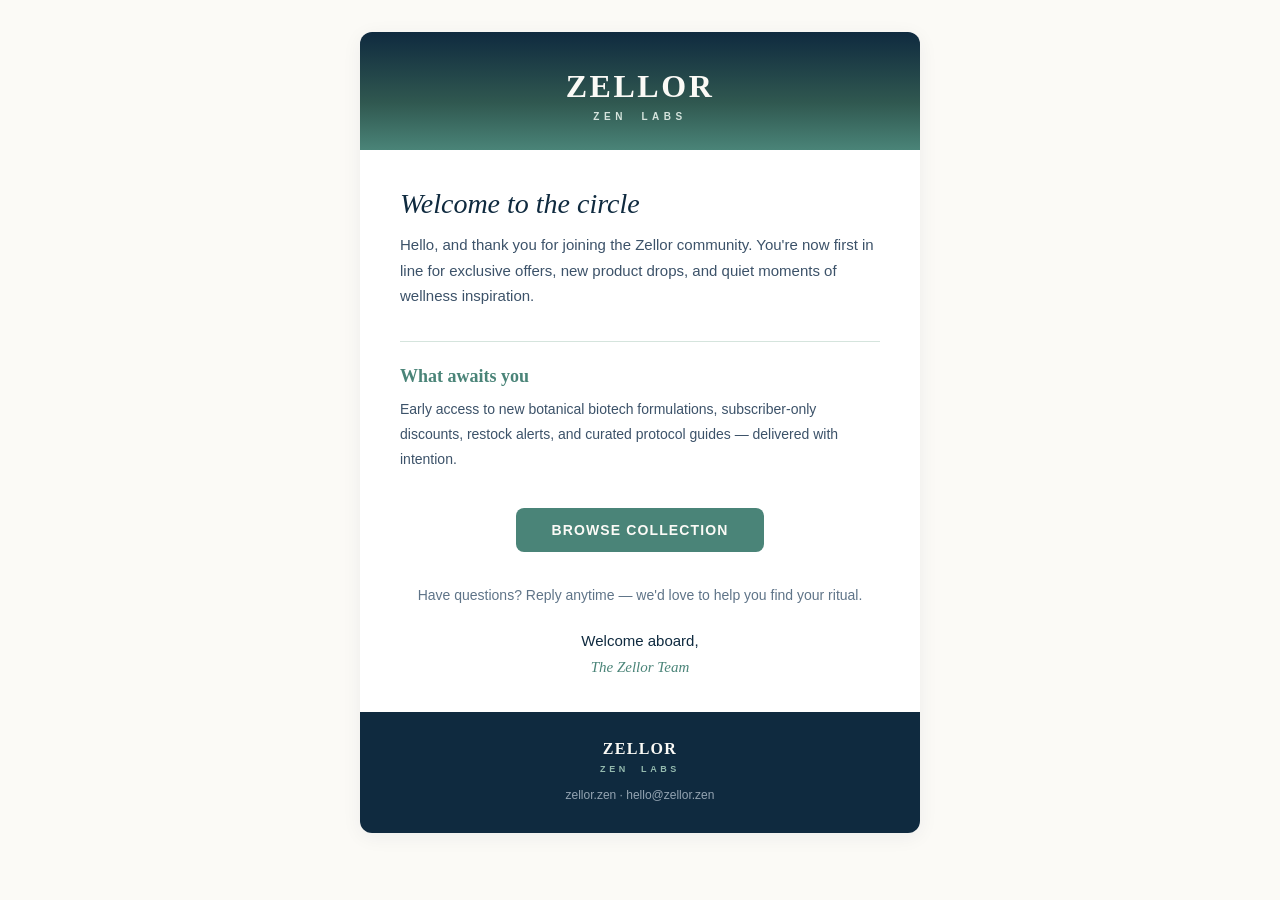
<file: emails/tbs_promo_banner_subscribed.html>
<!DOCTYPE html>
<html lang="en">
<head>
  <meta charset="UTF-8">
  <meta name="viewport" content="width=device-width, initial-scale=1.0">
  <title>Welcome to Zellor</title>
  <style>
    @media only screen and (max-width: 480px) {
      .container { width: 100% !important; }
      .px { padding-left: 24px !important; padding-right: 24px !important; }
    }
  </style>
</head>
<body style="margin: 0; padding: 0; background-color: #FBFAF6; font-family: 'Helvetica Neue', Helvetica, Arial, sans-serif;">

  <table role="presentation" width="100%" cellpadding="0" cellspacing="0" style="background-color: #FBFAF6;">
    <tr>
      <td align="center" style="padding: 32px 12px;">
        <table role="presentation" class="container" width="560" cellpadding="0" cellspacing="0" style="background-color: #FFFFFF; border-radius: 12px; overflow: hidden; box-shadow: 0 4px 20px rgba(15,42,63,0.06);">

          <tr>
            <td align="center" style="padding: 36px 32px 28px; background: linear-gradient(180deg, #0F2A3F 0%, #305850 60%, #4A8478 100%);">
              <p style="margin: 0; font-family: Georgia, 'Times New Roman', serif; font-size: 32px; font-weight: 600; color: #FBFAF6; letter-spacing: 0.08em;">ZELLOR</p>
              <p style="margin: 6px 0 0; font-size: 10px; font-weight: 600; color: #D5E4DD; letter-spacing: 0.45em;">ZEN&nbsp;&nbsp;LABS</p>
            </td>
          </tr>

          <tr>
            <td class="px" style="padding: 36px 40px 8px;">
              <p style="margin: 0 0 10px; font-family: Georgia, serif; font-size: 28px; font-weight: 500; color: #0F2A3F; line-height: 1.3; font-style: italic;">Welcome to the circle</p>
              <p style="margin: 0; font-size: 15px; color: #3C5269; line-height: 1.7;">Hello, and thank you for joining the Zellor community. You're now first in line for exclusive offers, new product drops, and quiet moments of wellness inspiration.</p>
            </td>
          </tr>

          <tr><td class="px" style="padding: 24px 40px 0;"><div style="height: 1px; background-color: #D5E4DD;"></div></td></tr>

          <tr>
            <td class="px" style="padding: 24px 40px 8px;">
              <p style="margin: 0 0 10px; font-family: Georgia, serif; font-size: 18px; font-weight: 600; color: #4A8478;">What awaits you</p>
              <p style="margin: 0; font-size: 14px; color: #3C5269; line-height: 1.8;">
                Early access to new botanical biotech formulations, subscriber-only discounts, restock alerts, and curated protocol guides — delivered with intention.
              </p>
            </td>
          </tr>

          <tr>
            <td align="center" class="px" style="padding: 28px 40px 8px;">
              <a href="https://zellor.zen" style="display: inline-block; padding: 14px 36px; background-color: #4A8478; color: #FBFAF6; font-size: 14px; font-weight: 600; text-decoration: none; border-radius: 8px; letter-spacing: 0.08em; text-transform: uppercase;">Browse Collection</a>
            </td>
          </tr>

          <tr>
            <td class="px" style="padding: 24px 40px 12px;">
              <p style="margin: 0; font-size: 14px; color: #5F7488; line-height: 1.7; text-align: center;">
                Have questions? Reply anytime — we'd love to help you find your ritual.
              </p>
            </td>
          </tr>

          <tr>
            <td class="px" style="padding: 8px 40px 32px;">
              <p style="margin: 0; font-size: 15px; color: #0F2A3F; line-height: 1.7; text-align: center;">
                Welcome aboard,<br>
                <span style="font-family: Georgia, serif; font-style: italic; color: #4A8478;">The Zellor Team</span>
              </p>
            </td>
          </tr>

          <tr>
            <td align="center" style="padding: 28px 32px; background-color: #0F2A3F;">
              <p style="margin: 0 0 6px; font-family: Georgia, serif; font-size: 16px; font-weight: 600; color: #FBFAF6; letter-spacing: 0.08em;">ZELLOR</p>
              <p style="margin: 0 0 12px; font-size: 9px; font-weight: 600; color: #94BAAE; letter-spacing: 0.4em;">ZEN&nbsp;&nbsp;LABS</p>
              <p style="margin: 0; font-size: 12px; color: #94A4B2; line-height: 1.6;">zellor.zen · hello@zellor.zen</p>
            </td>
          </tr>

        </table>
      </td>
    </tr>
  </table>
</body>
</html>
</file>
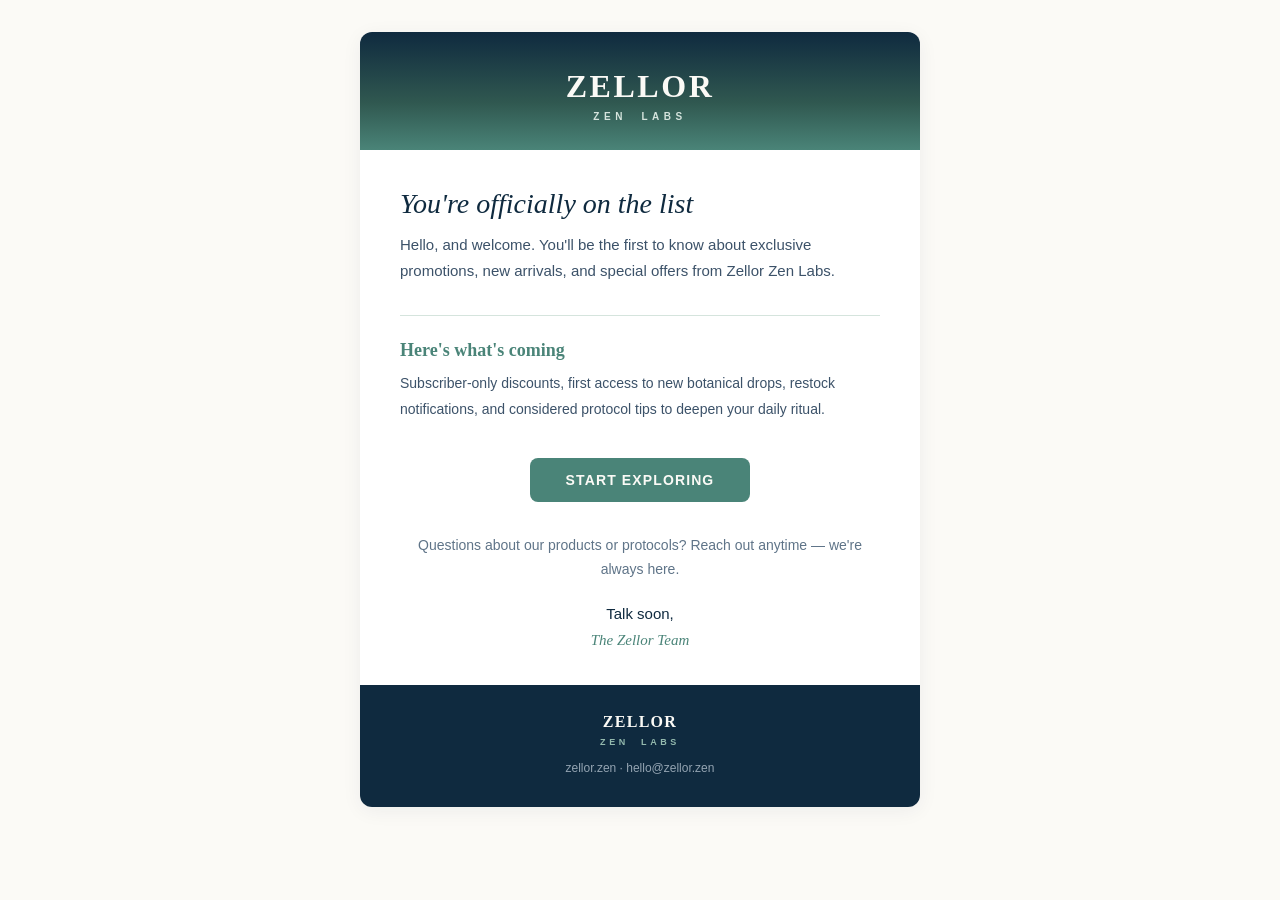
<file: emails/tbs_promo_popup_subscribed.html>
<!DOCTYPE html>
<html lang="en">
<head>
  <meta charset="UTF-8">
  <meta name="viewport" content="width=device-width, initial-scale=1.0">
  <title>You're In — Welcome to Zellor</title>
  <style>
    @media only screen and (max-width: 480px) {
      .container { width: 100% !important; }
      .px { padding-left: 24px !important; padding-right: 24px !important; }
    }
  </style>
</head>
<body style="margin: 0; padding: 0; background-color: #FBFAF6; font-family: 'Helvetica Neue', Helvetica, Arial, sans-serif;">

  <table role="presentation" width="100%" cellpadding="0" cellspacing="0" style="background-color: #FBFAF6;">
    <tr>
      <td align="center" style="padding: 32px 12px;">
        <table role="presentation" class="container" width="560" cellpadding="0" cellspacing="0" style="background-color: #FFFFFF; border-radius: 12px; overflow: hidden; box-shadow: 0 4px 20px rgba(15,42,63,0.06);">

          <tr>
            <td align="center" style="padding: 36px 32px 28px; background: linear-gradient(180deg, #0F2A3F 0%, #305850 60%, #4A8478 100%);">
              <p style="margin: 0; font-family: Georgia, 'Times New Roman', serif; font-size: 32px; font-weight: 600; color: #FBFAF6; letter-spacing: 0.08em;">ZELLOR</p>
              <p style="margin: 6px 0 0; font-size: 10px; font-weight: 600; color: #D5E4DD; letter-spacing: 0.45em;">ZEN&nbsp;&nbsp;LABS</p>
            </td>
          </tr>

          <tr>
            <td class="px" style="padding: 36px 40px 8px;">
              <p style="margin: 0 0 10px; font-family: Georgia, serif; font-size: 28px; font-weight: 500; color: #0F2A3F; line-height: 1.3; font-style: italic;">You're officially on the list</p>
              <p style="margin: 0; font-size: 15px; color: #3C5269; line-height: 1.7;">Hello, and welcome. You'll be the first to know about exclusive promotions, new arrivals, and special offers from Zellor Zen Labs.</p>
            </td>
          </tr>

          <tr><td class="px" style="padding: 24px 40px 0;"><div style="height: 1px; background-color: #D5E4DD;"></div></td></tr>

          <tr>
            <td class="px" style="padding: 24px 40px 8px;">
              <p style="margin: 0 0 10px; font-family: Georgia, serif; font-size: 18px; font-weight: 600; color: #4A8478;">Here's what's coming</p>
              <p style="margin: 0; font-size: 14px; color: #3C5269; line-height: 1.8;">
                Subscriber-only discounts, first access to new botanical drops, restock notifications, and considered protocol tips to deepen your daily ritual.
              </p>
            </td>
          </tr>

          <tr>
            <td align="center" class="px" style="padding: 28px 40px 8px;">
              <a href="https://zellor.zen" style="display: inline-block; padding: 14px 36px; background-color: #4A8478; color: #FBFAF6; font-size: 14px; font-weight: 600; text-decoration: none; border-radius: 8px; letter-spacing: 0.08em; text-transform: uppercase;">Start Exploring</a>
            </td>
          </tr>

          <tr>
            <td class="px" style="padding: 24px 40px 12px;">
              <p style="margin: 0; font-size: 14px; color: #5F7488; line-height: 1.7; text-align: center;">
                Questions about our products or protocols? Reach out anytime — we're always here.
              </p>
            </td>
          </tr>

          <tr>
            <td class="px" style="padding: 8px 40px 32px;">
              <p style="margin: 0; font-size: 15px; color: #0F2A3F; line-height: 1.7; text-align: center;">
                Talk soon,<br>
                <span style="font-family: Georgia, serif; font-style: italic; color: #4A8478;">The Zellor Team</span>
              </p>
            </td>
          </tr>

          <tr>
            <td align="center" style="padding: 28px 32px; background-color: #0F2A3F;">
              <p style="margin: 0 0 6px; font-family: Georgia, serif; font-size: 16px; font-weight: 600; color: #FBFAF6; letter-spacing: 0.08em;">ZELLOR</p>
              <p style="margin: 0 0 12px; font-size: 9px; font-weight: 600; color: #94BAAE; letter-spacing: 0.4em;">ZEN&nbsp;&nbsp;LABS</p>
              <p style="margin: 0; font-size: 12px; color: #94A4B2; line-height: 1.6;">zellor.zen · hello@zellor.zen</p>
            </td>
          </tr>

        </table>
      </td>
    </tr>
  </table>
</body>
</html>
</file>
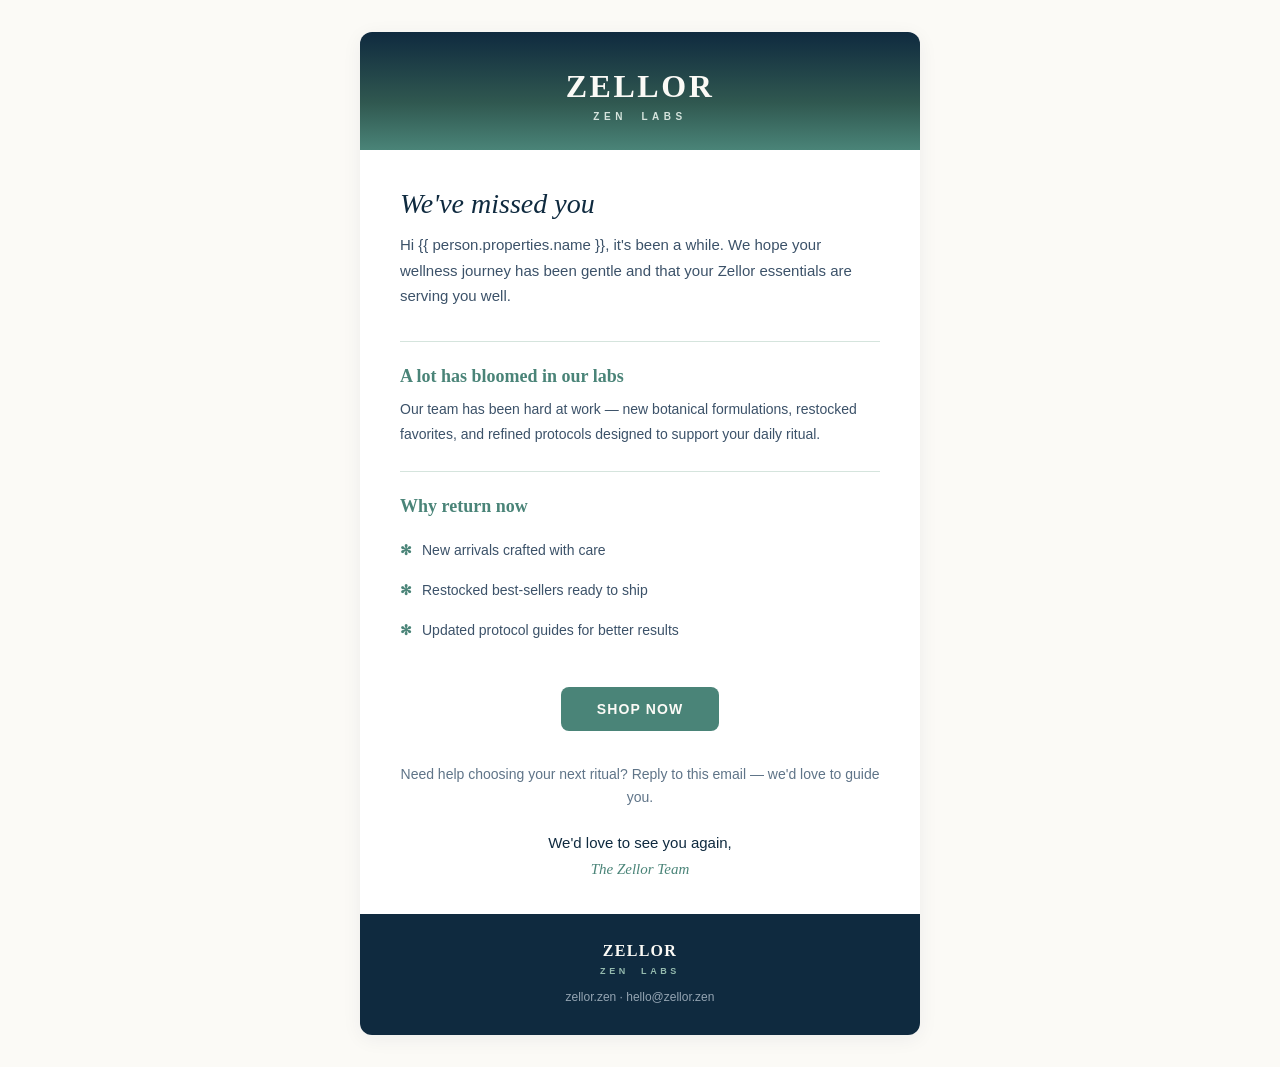
<file: emails/tbs_we_miss_you.html>
<!DOCTYPE html>
<html lang="en">
<head>
  <meta charset="UTF-8">
  <meta name="viewport" content="width=device-width, initial-scale=1.0">
  <title>We Miss You — Zellor</title>
  <style>
    @media only screen and (max-width: 480px) {
      .container { width: 100% !important; }
      .px { padding-left: 24px !important; padding-right: 24px !important; }
    }
  </style>
</head>
<body style="margin: 0; padding: 0; background-color: #FBFAF6; font-family: 'Helvetica Neue', Helvetica, Arial, sans-serif;">

  <table role="presentation" width="100%" cellpadding="0" cellspacing="0" style="background-color: #FBFAF6;">
    <tr>
      <td align="center" style="padding: 32px 12px;">
        <table role="presentation" class="container" width="560" cellpadding="0" cellspacing="0" style="background-color: #FFFFFF; border-radius: 12px; overflow: hidden; box-shadow: 0 4px 20px rgba(15,42,63,0.06);">

          <tr>
            <td align="center" style="padding: 36px 32px 28px; background: linear-gradient(180deg, #0F2A3F 0%, #305850 60%, #4A8478 100%);">
              <p style="margin: 0; font-family: Georgia, 'Times New Roman', serif; font-size: 32px; font-weight: 600; color: #FBFAF6; letter-spacing: 0.08em;">ZELLOR</p>
              <p style="margin: 6px 0 0; font-size: 10px; font-weight: 600; color: #D5E4DD; letter-spacing: 0.45em;">ZEN&nbsp;&nbsp;LABS</p>
            </td>
          </tr>

          <tr>
            <td class="px" style="padding: 36px 40px 8px;">
              <p style="margin: 0 0 10px; font-family: Georgia, serif; font-size: 28px; font-weight: 500; color: #0F2A3F; line-height: 1.3; font-style: italic;">We've missed you</p>
              <p style="margin: 0; font-size: 15px; color: #3C5269; line-height: 1.7;">Hi {{ person.properties.name }}, it's been a while. We hope your wellness journey has been gentle and that your Zellor essentials are serving you well.</p>
            </td>
          </tr>

          <tr><td class="px" style="padding: 24px 40px 0;"><div style="height: 1px; background-color: #D5E4DD;"></div></td></tr>

          <tr>
            <td class="px" style="padding: 24px 40px 8px;">
              <p style="margin: 0 0 10px; font-family: Georgia, serif; font-size: 18px; font-weight: 600; color: #4A8478;">A lot has bloomed in our labs</p>
              <p style="margin: 0; font-size: 14px; color: #3C5269; line-height: 1.8;">
                Our team has been hard at work — new botanical formulations, restocked favorites, and refined protocols designed to support your daily ritual.
              </p>
            </td>
          </tr>

          <tr><td class="px" style="padding: 16px 40px 0;"><div style="height: 1px; background-color: #D5E4DD;"></div></td></tr>

          <tr>
            <td class="px" style="padding: 24px 40px 8px;">
              <p style="margin: 0 0 14px; font-family: Georgia, serif; font-size: 18px; font-weight: 600; color: #4A8478;">Why return now</p>
              <table role="presentation" width="100%" cellpadding="0" cellspacing="0">
                <tr>
                  <td style="padding: 8px 0; font-size: 14px; color: #3C5269; line-height: 1.7;">
                    <span style="color: #4A8478; font-weight: 700; margin-right: 10px;">&#10043;</span>New arrivals crafted with care
                  </td>
                </tr>
                <tr>
                  <td style="padding: 8px 0; font-size: 14px; color: #3C5269; line-height: 1.7;">
                    <span style="color: #4A8478; font-weight: 700; margin-right: 10px;">&#10043;</span>Restocked best-sellers ready to ship
                  </td>
                </tr>
                <tr>
                  <td style="padding: 8px 0; font-size: 14px; color: #3C5269; line-height: 1.7;">
                    <span style="color: #4A8478; font-weight: 700; margin-right: 10px;">&#10043;</span>Updated protocol guides for better results
                  </td>
                </tr>
              </table>
            </td>
          </tr>

          <tr>
            <td align="center" class="px" style="padding: 28px 40px 8px;">
              <a href="https://zellor.zen" style="display: inline-block; padding: 14px 36px; background-color: #4A8478; color: #FBFAF6; font-size: 14px; font-weight: 600; text-decoration: none; border-radius: 8px; letter-spacing: 0.08em; text-transform: uppercase;">Shop Now</a>
            </td>
          </tr>

          <tr>
            <td class="px" style="padding: 24px 40px 12px;">
              <p style="margin: 0; font-size: 14px; color: #5F7488; line-height: 1.7; text-align: center;">
                Need help choosing your next ritual? Reply to this email — we'd love to guide you.
              </p>
            </td>
          </tr>

          <tr>
            <td class="px" style="padding: 8px 40px 32px;">
              <p style="margin: 0; font-size: 15px; color: #0F2A3F; line-height: 1.7; text-align: center;">
                We'd love to see you again,<br>
                <span style="font-family: Georgia, serif; font-style: italic; color: #4A8478;">The Zellor Team</span>
              </p>
            </td>
          </tr>

          <tr>
            <td align="center" style="padding: 28px 32px; background-color: #0F2A3F;">
              <p style="margin: 0 0 6px; font-family: Georgia, serif; font-size: 16px; font-weight: 600; color: #FBFAF6; letter-spacing: 0.08em;">ZELLOR</p>
              <p style="margin: 0 0 12px; font-size: 9px; font-weight: 600; color: #94BAAE; letter-spacing: 0.4em;">ZEN&nbsp;&nbsp;LABS</p>
              <p style="margin: 0; font-size: 12px; color: #94A4B2; line-height: 1.6;">zellor.zen · hello@zellor.zen</p>
            </td>
          </tr>

        </table>
      </td>
    </tr>
  </table>
</body>
</html>
</file>
